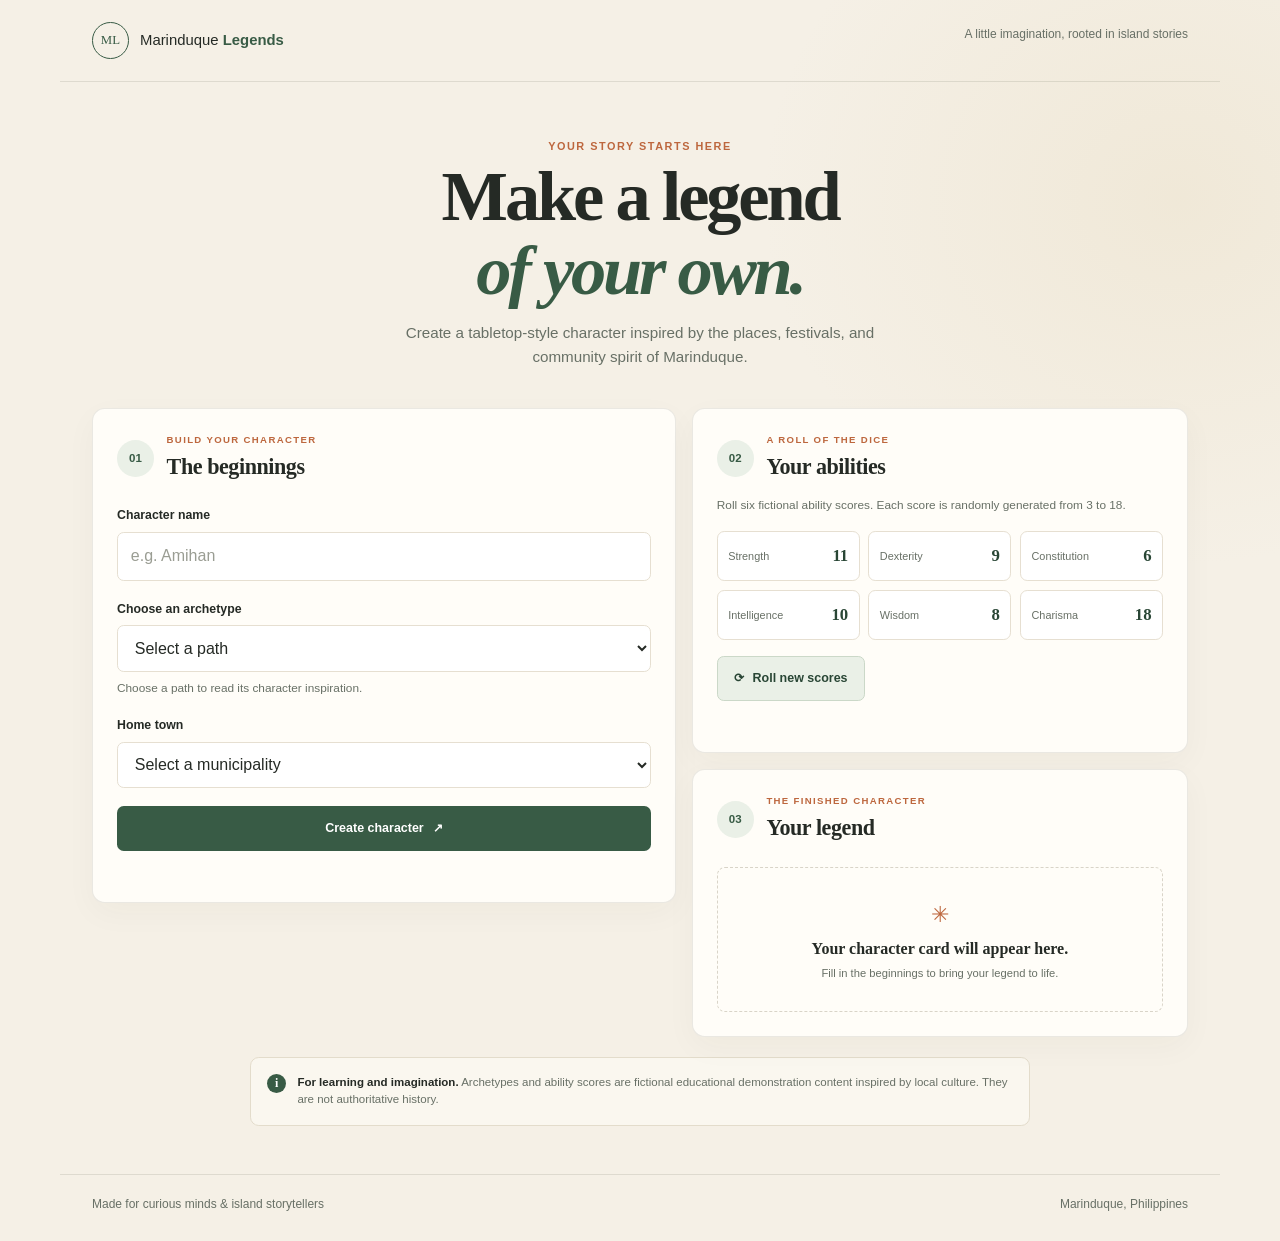
<file: index.html>
<!doctype html>
<html lang="en">
  <head>
    <meta charset="utf-8">
    <meta name="viewport" content="width=device-width, initial-scale=1">
    <meta name="theme-color" content="#f5f0e6">
    <title>Marinduque Legends — Character Maker</title>
    <meta
      name="description"
      content="Make a tabletop-inspired character with fictional, educational demonstration content inspired by Marinduque."
    >
    <link rel="stylesheet" href="css/style.css">
    <script src="js/script.js" defer></script>
  </head>
  <body>
    <a class="skip-link" href="#main">Skip to character maker</a>

    <header class="site-header">
      <a class="wordmark" href="#top" aria-label="Marinduque Legends home">
        <span class="wordmark-mark" aria-hidden="true">ML</span>
        <span>Marinduque <strong>Legends</strong></span>
      </a>
      <p class="header-note">A little imagination, rooted in island stories</p>
    </header>

    <main id="main">
      <section class="intro" id="top" aria-labelledby="page-title">
        <p class="eyebrow">Your story starts here</p>
        <h1 id="page-title">Make a legend<br><span>of your own.</span></h1>
        <p class="intro-copy">
          Create a tabletop-style character inspired by the places, festivals,
          and community spirit of Marinduque.
        </p>
      </section>

      <div class="maker-layout">
        <section class="builder-panel panel" aria-labelledby="builder-title">
          <div class="section-heading">
            <span class="step-number" aria-hidden="true">01</span>
            <div>
              <p class="eyebrow">Build your character</p>
              <h2 id="builder-title">The beginnings</h2>
            </div>
          </div>

          <form id="character-form">
            <div class="field">
              <label for="character-name">Character name</label>
              <input
                id="character-name"
                name="character-name"
                type="text"
                maxlength="40"
                autocomplete="off"
                placeholder="e.g. Amihan"
                required
              >
            </div>

            <div class="field">
              <label for="character-archetype">Choose an archetype</label>
              <select id="character-archetype" name="character-archetype" required>
                <option value="" disabled selected>Select a path</option>
              </select>
              <p class="field-hint" id="archetype-description" aria-live="polite">
                Choose a path to read its character inspiration.
              </p>
            </div>

            <div class="field">
              <label for="character-town">Home town</label>
              <select id="character-town" name="character-town" required>
                <option value="" disabled selected>Select a municipality</option>
                <option>Boac</option>
                <option>Buenavista</option>
                <option>Gasan</option>
                <option>Mogpog</option>
                <option>Santa Cruz</option>
                <option>Torrijos</option>
              </select>
            </div>

            <button class="button button-primary" type="submit">
              Create character <span aria-hidden="true">↗</span>
            </button>
            <p class="form-message" id="form-message" role="status" aria-live="polite"></p>
          </form>
        </section>

        <section class="roller-panel panel" aria-labelledby="roller-title">
          <div class="section-heading">
            <span class="step-number" aria-hidden="true">02</span>
            <div>
              <p class="eyebrow">A roll of the dice</p>
              <h2 id="roller-title">Your abilities</h2>
            </div>
          </div>
          <p class="section-copy">
            Roll six fictional ability scores. Each score is randomly generated
            from 3 to 18.
          </p>
          <ul class="score-list" id="current-scores" aria-label="Current ability scores"></ul>
          <button class="button button-secondary" id="roll-button" type="button">
            <span aria-hidden="true">⟳</span> Roll new scores
          </button>
          <p class="roll-message" id="roll-message" role="status" aria-live="polite"></p>
        </section>

        <section class="character-panel panel" aria-labelledby="character-title">
          <div class="section-heading">
            <span class="step-number" aria-hidden="true">03</span>
            <div>
              <p class="eyebrow">The finished character</p>
              <h2 id="character-title">Your legend</h2>
            </div>
          </div>

          <article class="character-card" id="character-card" aria-labelledby="card-name" hidden>
            <div class="card-topline">
              <span class="card-label">MARINDUQUE LEGENDS</span>
              <span class="card-spark" aria-hidden="true">✳</span>
            </div>
            <p class="card-town" id="card-town"></p>
            <h3 id="card-name"></h3>
            <p class="card-archetype" id="card-archetype"></p>
            <p class="card-description" id="card-description"></p>
            <div class="card-rule"></div>
            <h4>Ability scores</h4>
            <ul class="score-list score-list-card" id="card-scores" aria-label="Character ability scores"></ul>
            <p class="card-disclaimer">
              Fictional character and scores. Educational demonstration content
                inspired by local culture; not authoritative history.
            </p>
          </article>

          <div class="empty-card" id="empty-card">
            <span class="empty-icon" aria-hidden="true">✳</span>
            <p>Your character card will appear here.</p>
            <span>Fill in the beginnings to bring your legend to life.</span>
          </div>
        </section>
      </div>

      <aside class="demo-note" aria-label="About this demonstration">
        <span class="demo-note-icon" aria-hidden="true">i</span>
        <p>
          <strong>For learning and imagination.</strong> Archetypes and ability
          scores are fictional educational demonstration content inspired by
          local culture. They are not authoritative history.
        </p>
      </aside>
    </main>

    <footer class="site-footer">
      <span>Made for curious minds &amp; island storytellers</span>
      <span>Marinduque, Philippines</span>
    </footer>
  </body>
</html>
</file>
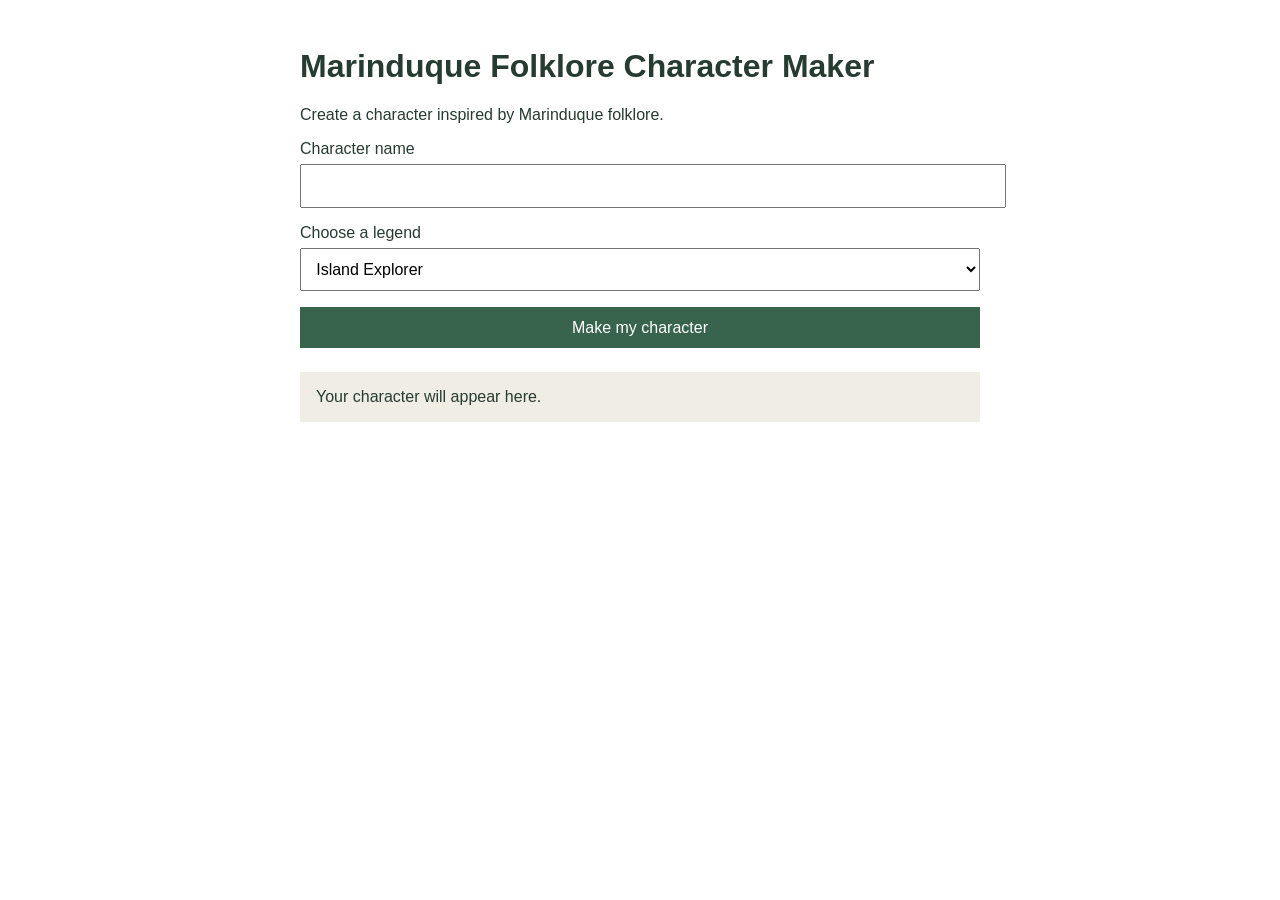
<file: outputs/task2-zero-shot/index.html>
<!doctype html>
<html lang="en">
  <head>
    <meta charset="utf-8">
    <meta name="viewport" content="width=device-width, initial-scale=1">
    <title>Marinduque Folklore Character Maker</title>
    <style>
      body { max-width: 680px; margin: 3rem auto; padding: 0 1rem; color: #263b31; font-family: Arial, sans-serif; }
      label { display: block; margin: 1rem 0 .35rem; }
      input, select, button { width: 100%; padding: .7rem; font: inherit; }
      button { margin-top: 1rem; color: white; border: 0; background: #38634d; cursor: pointer; }
      #result { margin-top: 1.5rem; padding: 1rem; background: #f0eee4; }
    </style>
  </head>
  <body>
    <main>
      <h1>Marinduque Folklore Character Maker</h1>
      <p>Create a character inspired by Marinduque folklore.</p>
      <form id="maker">
        <label for="name">Character name</label>
        <input id="name" required>
        <label for="legend">Choose a legend</label>
        <select id="legend">
          <option>Island Explorer</option>
          <option>Festival Guardian</option>
          <option>Story Keeper</option>
        </select>
        <button type="submit">Make my character</button>
      </form>
      <section id="result" aria-live="polite">Your character will appear here.</section>
    </main>
    <script>
      document.querySelector("#maker").addEventListener("submit", (event) => {
        event.preventDefault();
        const name = document.querySelector("#name").value.trim();
        const legend = document.querySelector("#legend").value;
        document.querySelector("#result").textContent = `${name} — ${legend}`;
      });
    </script>
  </body>
</html>
</file>
<file: css/style.css>
:root {
  color-scheme: light;
  --ink: #252a25;
  --muted: #687066;
  --paper: #f5f0e6;
  --panel: #fffdf8;
  --line: #e6dfd1;
  --green: #385b45;
  --green-dark: #294635;
  --orange: #bd673e;
  --soft-green: #eaf0e7;
  --serif: Georgia, "Times New Roman", serif;
  --sans: "Segoe UI", Arial, sans-serif;
}

* {
  box-sizing: border-box;
}

body {
  min-width: 320px;
  margin: 0;
  color: var(--ink);
  background:
    radial-gradient(ellipse at 92% 16%, rgba(222, 205, 165, 0.22), transparent 26rem),
    var(--paper);
  font-family: var(--sans);
  line-height: 1.55;
}

button,
input,
select {
  font: inherit;
}

button,
a,
input,
select {
  -webkit-tap-highlight-color: transparent;
}

:focus-visible {
  outline: 3px solid #c16f45;
  outline-offset: 3px;
}

.skip-link {
  position: absolute;
  z-index: 2;
  top: 0.75rem;
  left: 0.75rem;
  padding: 0.7rem 1rem;
  transform: translateY(-160%);
  border-radius: 0.4rem;
  color: white;
  background: var(--green-dark);
}

.skip-link:focus {
  transform: translateY(0);
}

.site-header,
.site-footer {
  display: flex;
  align-items: center;
  justify-content: space-between;
}

.site-header {
  max-width: 1160px;
  min-height: 82px;
  margin: 0 auto;
  padding: 1rem 2rem;
  border-bottom: 1px solid rgba(91, 94, 78, 0.15);
}

.wordmark {
  display: inline-flex;
  align-items: center;
  gap: 0.7rem;
  color: var(--ink);
  font-size: 0.93rem;
  text-decoration: none;
}

.wordmark strong {
  color: var(--green);
}

.wordmark-mark {
  display: grid;
  width: 2.3rem;
  height: 2.3rem;
  place-items: center;
  border: 1px solid var(--green);
  border-radius: 50%;
  color: var(--green);
  font-family: var(--serif);
  font-size: 0.8rem;
}

.header-note,
.site-footer {
  color: var(--muted);
  font-size: 0.75rem;
}

main {
  max-width: 1160px;
  margin: 0 auto;
  padding: 3.5rem 2rem 3rem;
}

.intro {
  max-width: 620px;
  margin: 0 auto 2.5rem;
  text-align: center;
}

.eyebrow {
  margin: 0 0 0.35rem;
  color: var(--orange);
  font-size: 0.68rem;
  font-weight: 700;
  letter-spacing: 0.14em;
  text-transform: uppercase;
}

h1,
h2,
h3,
h4,
p {
  margin-top: 0;
}

h1,
h2,
h3 {
  font-family: var(--serif);
  font-weight: 600;
}

h1 {
  margin-bottom: 0.8rem;
  font-size: clamp(2.5rem, 6vw, 4.4rem);
  letter-spacing: -0.045em;
  line-height: 1.05;
}

h1 span {
  color: var(--green);
  font-style: italic;
}

.intro-copy {
  max-width: 480px;
  margin: 0 auto;
  color: var(--muted);
  font-size: 0.95rem;
}

.maker-layout {
  display: grid;
  grid-template-columns: 1fr 0.85fr;
  gap: 1rem;
  align-items: start;
}

.panel {
  min-width: 0;
  padding: 1.5rem;
  border: 1px solid rgba(95, 93, 76, 0.13);
  border-radius: 0.8rem;
  background: var(--panel);
  box-shadow: 0 10px 32px rgba(61, 53, 38, 0.035);
}

.builder-panel {
  grid-row: span 2;
}

.section-heading {
  display: flex;
  align-items: center;
  gap: 0.8rem;
  margin-bottom: 1.4rem;
}

.step-number {
  display: grid;
  width: 2.3rem;
  height: 2.3rem;
  flex: 0 0 auto;
  place-items: center;
  border-radius: 50%;
  color: var(--green);
  background: var(--soft-green);
  font-size: 0.72rem;
  font-weight: 700;
}

.section-heading .eyebrow {
  margin-bottom: 0.1rem;
  font-size: 0.6rem;
}

h2 {
  margin-bottom: 0;
  font-size: 1.38rem;
  letter-spacing: -0.02em;
}

.field {
  margin-bottom: 1.15rem;
}

.field label {
  display: block;
  margin-bottom: 0.42rem;
  font-size: 0.77rem;
  font-weight: 700;
}

.field input,
.field select {
  width: 100%;
  min-height: 2.9rem;
  padding: 0.7rem 0.8rem;
  border: 1px solid var(--line);
  border-radius: 0.42rem;
  color: var(--ink);
  background-color: #fff;
}

.field input::placeholder {
  color: #9a9d93;
}

.field-hint,
.section-copy {
  margin: 0.45rem 0 0;
  color: var(--muted);
  font-size: 0.74rem;
}

.button {
  display: inline-flex;
  min-height: 2.8rem;
  align-items: center;
  justify-content: center;
  gap: 0.55rem;
  padding: 0.7rem 1rem;
  border: 1px solid transparent;
  border-radius: 0.42rem;
  cursor: pointer;
  font-size: 0.78rem;
  font-weight: 700;
  transition: background-color 140ms ease, transform 140ms ease;
}

.button:hover {
  transform: translateY(-1px);
}

.button-primary {
  width: 100%;
  color: #fff;
  background: var(--green);
}

.button-primary:hover {
  background: var(--green-dark);
}

.button-secondary {
  color: var(--green-dark);
  border-color: #cbd8c8;
  background: var(--soft-green);
}

.button-secondary:hover {
  background: #dfe9dc;
}

.form-message,
.roll-message {
  min-height: 1.1rem;
  margin: 0.6rem 0 0;
  color: var(--green-dark);
  font-size: 0.74rem;
}

.section-copy {
  margin: -0.65rem 0 1rem;
  line-height: 1.6;
}

.score-list {
  display: grid;
  grid-template-columns: repeat(3, minmax(0, 1fr));
  gap: 0.55rem;
  margin: 0 0 1rem;
  padding: 0;
  list-style: none;
}

.score-item {
  display: flex;
  min-height: 3.15rem;
  align-items: center;
  justify-content: space-between;
  gap: 0.25rem;
  padding: 0.55rem 0.65rem;
  border: 1px solid var(--line);
  border-radius: 0.45rem;
  background: #fff;
}

.score-name {
  color: var(--muted);
  font-size: 0.68rem;
}

.score-value {
  color: var(--green-dark);
  font-family: var(--serif);
  font-size: 1.05rem;
  font-weight: 700;
}

.character-panel {
  min-height: 265px;
}

.character-card {
  padding: 1.2rem;
  border: 1px solid #d7d5bd;
  border-radius: 0.55rem;
  background:
    linear-gradient(145deg, rgba(250, 245, 222, 0.8), rgba(255, 253, 248, 0.96)),
    var(--panel);
}

.card-topline {
  display: flex;
  align-items: center;
  justify-content: space-between;
  color: var(--green);
}

.card-label {
  font-size: 0.59rem;
  font-weight: 700;
  letter-spacing: 0.14em;
}

.card-spark {
  color: var(--orange);
  font-size: 1.2rem;
}

.card-town {
  margin: 1rem 0 0.2rem;
  color: var(--orange);
  font-size: 0.63rem;
  font-weight: 700;
  letter-spacing: 0.12em;
  text-transform: uppercase;
}

.character-card h3 {
  overflow-wrap: anywhere;
  margin-bottom: 0.15rem;
  font-size: 1.8rem;
  line-height: 1.15;
}

.card-archetype {
  margin-bottom: 0.6rem;
  color: var(--green);
  font-size: 0.8rem;
  font-weight: 700;
}

.card-description {
  margin-bottom: 0.8rem;
  color: var(--muted);
  font-size: 0.76rem;
}

.card-rule {
  height: 1px;
  margin: 0.9rem 0;
  background: var(--line);
}

.character-card h4 {
  margin-bottom: 0.55rem;
  font-size: 0.7rem;
}

.score-list-card {
  grid-template-columns: repeat(2, minmax(0, 1fr));
  gap: 0.35rem;
}

.score-list-card .score-item {
  min-height: 2.35rem;
  padding: 0.35rem 0.55rem;
}

.score-list-card .score-name {
  font-size: 0.65rem;
}

.score-list-card .score-value {
  font-size: 0.9rem;
}

.card-disclaimer {
  margin: 0.75rem 0 0;
  color: var(--muted);
  font-size: 0.63rem;
  line-height: 1.5;
}

.empty-card {
  display: flex;
  min-height: 145px;
  flex-direction: column;
  align-items: center;
  justify-content: center;
  padding: 1rem;
  border: 1px dashed #d9d4c8;
  border-radius: 0.5rem;
  color: var(--muted);
  text-align: center;
}

.empty-icon {
  margin-bottom: 0.25rem;
  color: var(--orange);
  font-size: 1.4rem;
}

.empty-card p {
  margin-bottom: 0.2rem;
  color: var(--ink);
  font-family: var(--serif);
  font-size: 1rem;
  font-weight: 600;
}

.empty-card span:last-child {
  font-size: 0.7rem;
}

.demo-note {
  display: flex;
  max-width: 780px;
  align-items: flex-start;
  gap: 0.7rem;
  margin: 1.25rem auto 0;
  padding: 0.95rem 1rem;
  border: 1px solid #e3dccb;
  border-radius: 0.55rem;
  background: rgba(255, 253, 248, 0.55);
}

.demo-note-icon {
  display: grid;
  width: 1.2rem;
  height: 1.2rem;
  flex: 0 0 auto;
  place-items: center;
  border-radius: 50%;
  color: #fff;
  background: var(--green);
  font-family: var(--serif);
  font-size: 0.75rem;
  font-weight: 700;
}

.demo-note p {
  margin: 0;
  color: var(--muted);
  font-size: 0.72rem;
}

.demo-note strong {
  color: var(--ink);
}

.site-footer {
  max-width: 1160px;
  margin: 0 auto;
  padding: 1.25rem 2rem 1.75rem;
  border-top: 1px solid rgba(91, 94, 78, 0.15);
}

[hidden] {
  display: none !important;
}

@media (max-width: 720px) {
  .site-header {
    min-height: 68px;
    padding-inline: 1.2rem;
  }

  .header-note {
    max-width: 9rem;
    text-align: right;
  }

  main {
    padding: 2.5rem 1.2rem 2rem;
  }

  .maker-layout {
    grid-template-columns: 1fr;
  }

  .builder-panel {
    grid-row: auto;
  }

  .site-footer {
    gap: 0.8rem;
    padding-inline: 1.2rem;
  }
}

@media (max-width: 420px) {
  .panel {
    padding: 1.15rem;
  }

  .roller-panel > .score-list {
    grid-template-columns: repeat(2, minmax(0, 1fr));
  }

  .wordmark {
    gap: 0.45rem;
    font-size: 0.78rem;
  }

  .wordmark-mark {
    width: 2rem;
    height: 2rem;
  }

  .header-note {
    max-width: 7rem;
    font-size: 0.65rem;
  }

  .site-footer {
    align-items: flex-start;
    flex-direction: column;
    font-size: 0.7rem;
  }
}

@media (prefers-reduced-motion: reduce) {
  *,
  *::before,
  *::after {
    scroll-behavior: auto !important;
    transition-duration: 0.01ms !important;
  }
}
</file>
